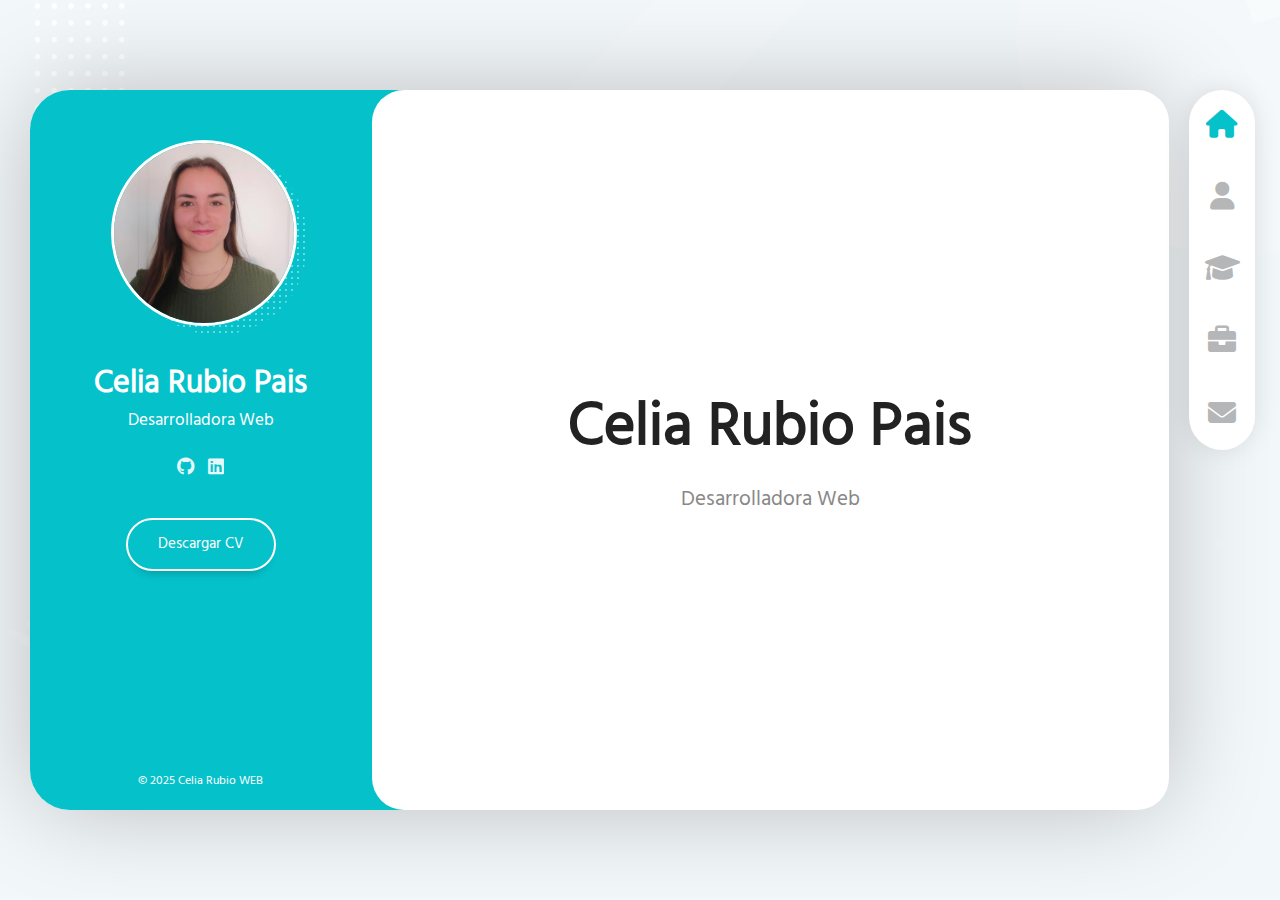
<file: index.html>
<!DOCTYPE html>
<html lang="es">

<head>
    <meta charset="UTF-8">
    <meta name="viewport" content="width=device-width, initial-scale=1.0">
    <link rel="stylesheet" href="assets/fonts/fontawesome-free-6.1.2-web/css/all.min.css">
    <link rel="stylesheet" href="assets/fonts/Hind/hind.css">
    <link rel="stylesheet" href="assets/css/scroll.css">
    <link rel="stylesheet" href="assets/css/style.css">
    <link rel="stylesheet" href="assets/css/responsive.css">
    <link rel="icon" href="assets/img/CELIARUBIO.png" type="image/png">

    <script src="assets/js/menu.js" defer></script>
    <title>Portafolio - Celia Rubio</title>
</head>

<body>

    <!-- Layout principal -->
    <div class="layout">

        <!-- barra lateral -->
        <aside class="layout__aside">

            <section class="aside__userInfo">

                <!-- informacion general -->

                <div class="userInfo__general">
                    <div class="userInfo__containerImagen">
                        <img src="assets/img/Celia.jpg" class="userInfo__imagen" alt="Foto de perfil">
                    </div>

                    <h2 class="userInfo__name">Celia Rubio Pais</h2>
                    <h4 class="userInfo__job">Desarrolladora Web</h4>
                </div>

                <!-- menu navegacion -->

                <nav class="layout__menu">
                    <ul class="menu__list">

                        <li class="menu__option">
                            <a href="index.html" class="menu__link menu__linkActive">
                                <i class="menu__icon fa-solid fa-house"></i>
                                <span class="menu__overlay">Home</span>
                            </a>
                        </li>

                        <li class="menu__option">
                            <a href="sobre-mi.html" class="menu__link">
                                <i class="menu__icon fa-solid fa-user"></i>
                                <span class="menu__overlay">Sobre mi</span>
                            </a>
                        </li>

                        <li class="menu__option">
                            <a href="curriculum.html" class="menu__link">
                                <i class="menu__icon fa-solid fa-graduation-cap"></i>
                                <span class="menu__overlay">Currículum</span>
                            </a>
                        </li>

                        <li class="menu__option">
                            <a href="portafolio.html" class="menu__link">
                                <i class="menu__icon fa-solid fa-briefcase"></i>
                                <span class="menu__overlay">Portafolio</span>
                            </a>
                        </li>

                        <li class="menu__option">
                            <a href="contacto.html" class="menu__link">
                                <i class="menu__icon fa-solid fa-envelope"></i>
                                <span class="menu__overlay">Contacto</span>
                            </a>
                        </li>
                    </ul>
                </nav>

                <!-- redes sociales -->
                <div class="userInfo__links">
                    <ul class="links__social">

                        <li class="social__option">
                            <a href="https://github.com/rubiocelia" class="social__link" target="_blank">
                                <i class="social__icon fa-brands fa-github"></i>
                            </a>
                        </li>

                        <li class="social__option">
                            <a href="https://www.linkedin.com/in/celia-rubio-pais-7893a82b1/" class="social__link"
                                target="_blank">
                                <i class="social__icon fa-brands fa-linkedin"></i>
                            </a>
                        </li>

                    </ul>
                </div>

                <!-- boton cv -->
                <div class="userInfo__buttons">
                    <a href="assets/img/CeliaRubio_CV.pdf" class="userInfo__btn" target="_blank">Descargar CV</a>
                </div>

                <!-- footer -->
                <footer class="userInfo__footer">
                    &copy; 2025 Celia Rubio WEB
                </footer>
            </section>

        </aside>

        <!-- menu responsive -->
        <div class="layout__menu-toggle">
            <i class="toggle__icon fa-solid fa-bars"></i>
            <i class="toggle__icon fa-solid fa-xmark"></i>
        </div>

        <!-- contenido principal -->
        <main class="layout__content">
            <section class="content__page">
                <h1 class="page__name">Celia Rubio Pais</h1>
                <h2 class="page__job">Desarrolladora Web</h2>
            </section>
        </main>

    </div>

</body>

</html>
</file>
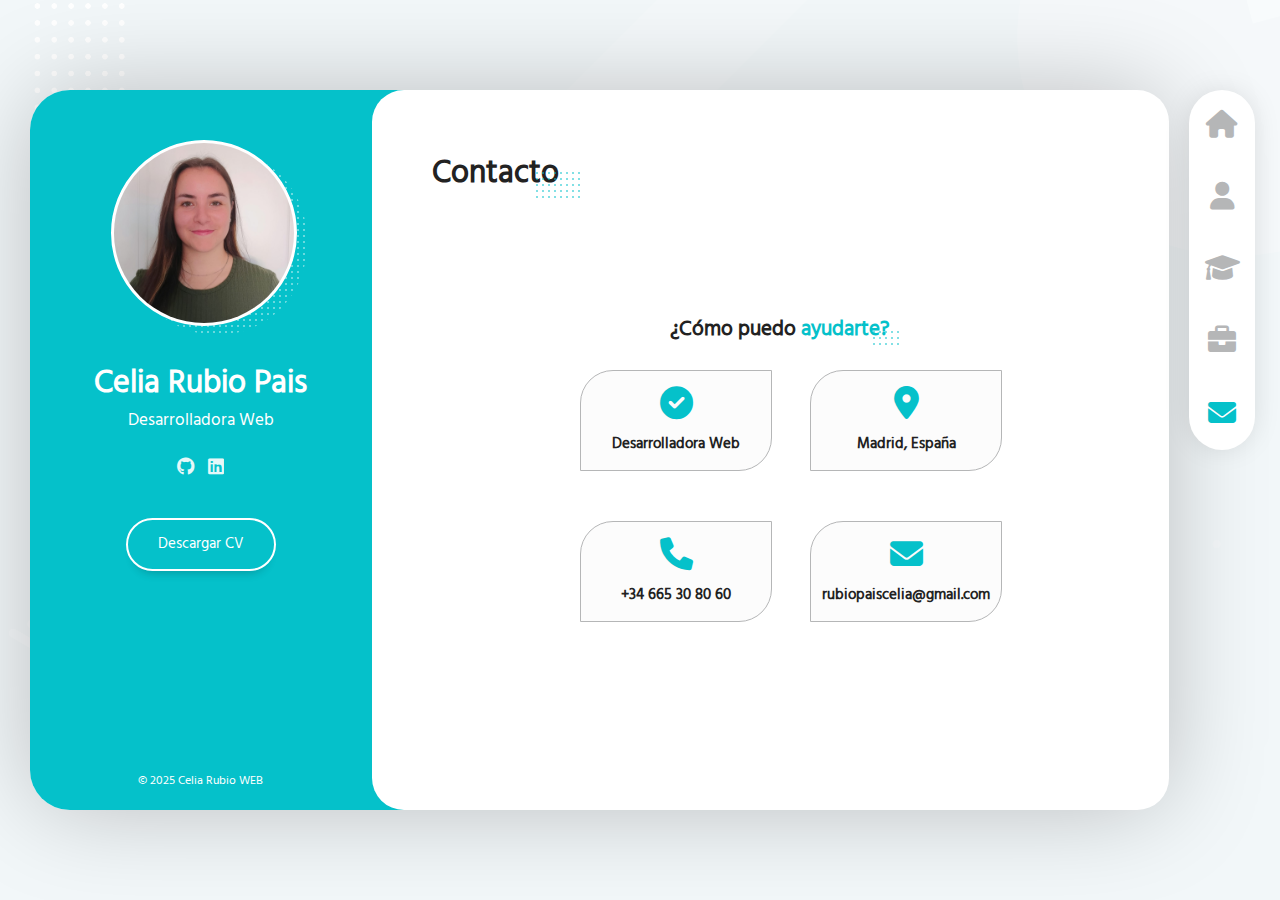
<file: contacto.html>
<!DOCTYPE html>
<html lang="es">

<head>
    <meta charset="UTF-8">
    <meta name="viewport" content="width=device-width, initial-scale=1.0">
    <link rel="stylesheet" href="assets/fonts/fontawesome-free-6.1.2-web/css/all.min.css">
    <link rel="stylesheet" href="assets/fonts/Hind/hind.css">
    <link rel="stylesheet" href="assets/css/scroll.css">
    <link rel="stylesheet" href="assets/css/style.css">
    <link rel="stylesheet" href="assets/css/responsive.css">

    <link rel="icon" href="assets/img/CELIARUBIO.png" type="image/png">
    <script src="assets/js/menu.js" defer></script>
    <title>Portafolio - Celia Rubio</title>
</head>

<body>

    <!-- Layout principal -->
    <div class="layout">

        <!-- barra lateral -->
        <aside class="layout__aside">

            <section class="aside__userInfo">

                <!-- informacion general -->

                <div class="userInfo__general">
                    <div class="userInfo__containerImagen">
                        <img src="assets/img/Celia.jpg" class="userInfo__imagen" alt="Foto de perfil">
                    </div>

                    <h2 class="userInfo__name">Celia Rubio Pais</h2>
                    <h4 class="userInfo__job">Desarrolladora Web</h4>
                </div>

                <!-- menu navegacion -->

                <nav class="layout__menu">
                    <ul class="menu__list">

                        <li class="menu__option">
                            <a href="index.html" class="menu__link">
                                <i class="menu__icon fa-solid fa-house"></i>
                                <span class="menu__overlay">Home</span>
                            </a>
                        </li>

                        <li class="menu__option">
                            <a href="sobre-mi.html" class="menu__link ">
                                <i class="menu__icon fa-solid fa-user"></i>
                                <span class="menu__overlay">Sobre mi</span>
                            </a>
                        </li>

                        <li class="menu__option">
                            <a href="curriculum.html" class="menu__link ">
                                <i class="menu__icon fa-solid fa-graduation-cap"></i>
                                <span class="menu__overlay">Currículum</span>
                            </a>
                        </li>

                        <li class="menu__option">
                            <a href="portafolio.html" class="menu__link ">
                                <i class="menu__icon fa-solid fa-briefcase"></i>
                                <span class="menu__overlay">Portafolio</span>
                            </a>
                        </li>

                        <li class="menu__option">
                            <a href="contacto.html" class="menu__link menu__linkActive">
                                <i class="menu__icon fa-solid fa-envelope"></i>
                                <span class="menu__overlay">Contacto</span>
                            </a>
                        </li>
                    </ul>
                </nav>

                <!-- redes sociales -->
                <div class="userInfo__links">
                    <ul class="links__social">

                        <li class="social__option">
                            <a href="https://github.com/rubiocelia" class="social__link" target="_blank">
                                <i class="social__icon fa-brands fa-github"></i>
                            </a>
                        </li>

                        <li class="social__option">
                            <a href="https://www.linkedin.com/in/celia-rubio-pais-7893a82b1/" class="social__link"
                                target="_blank">
                                <i class="social__icon fa-brands fa-linkedin"></i>
                            </a>
                        </li>

                    </ul>
                </div>

                <!-- boton cv -->
                <div class="userInfo__buttons">
                    <a href="assets/img/CeliaRubio_CV.pdf" class="userInfo__btn" target="_blank">Descargar CV</a>
                </div>

                <!-- footer -->
                <footer class="userInfo__footer">
                    &copy; 2025 Celia Rubio WEB
                </footer>
            </section>

        </aside>

        <!-- menu responsive -->
        <div class="layout__menu-toggle">
            <i class="toggle__icon fa-solid fa-bars"></i>
            <i class="toggle__icon fa-solid fa-xmark"></i>
        </div>

        <!-- contenido principal -->
        <main class="layout__content">
            <section class="content__page content__contact">

                <header class="contact__header">
                    <h2 class="contact__title">
                        Contacto
                    </h2>
                </header>

                <div class="contact__container">

                    <header class="contact__formHeader">
                        <h3 class="formHeader__title">
                            ¿Cómo puedo <span class="subtitle__color">ayudarte?</span>
                        </h3>
                    </header>

                    <section class="contact__info">

                        <div class="contact__data">
                            <i class="contact__icon fa-solid fa-circle-check"></i>
                            <h2 class="contact__subtitle">Desarrolladora Web</h2>
                        </div>

                        <div class="contact__data">
                            <i class="contact__icon fa-solid fa-location-dot"></i>
                            <h2 class="contact__subtitle">Madrid, España</h2>
                        </div>

                        <div class="contact__data">
                            <i class="contact__icon fa-solid fa-phone"></i>
                            <h2 class="contact__subtitle">+34 665 30 80 60</h2>
                        </div>

                        <div class="contact__data">
                            <i class="contact__icon fa-solid fa-envelope"></i>
                            <h2 class="contact__subtitle">rubiopaiscelia@gmail.com</h2>
                        </div>
                    </section>
                </div>


            </section>
        </main>

    </div>

    <script src="assets/js/portfolio.js"></script>
</body>

</html>
</file>
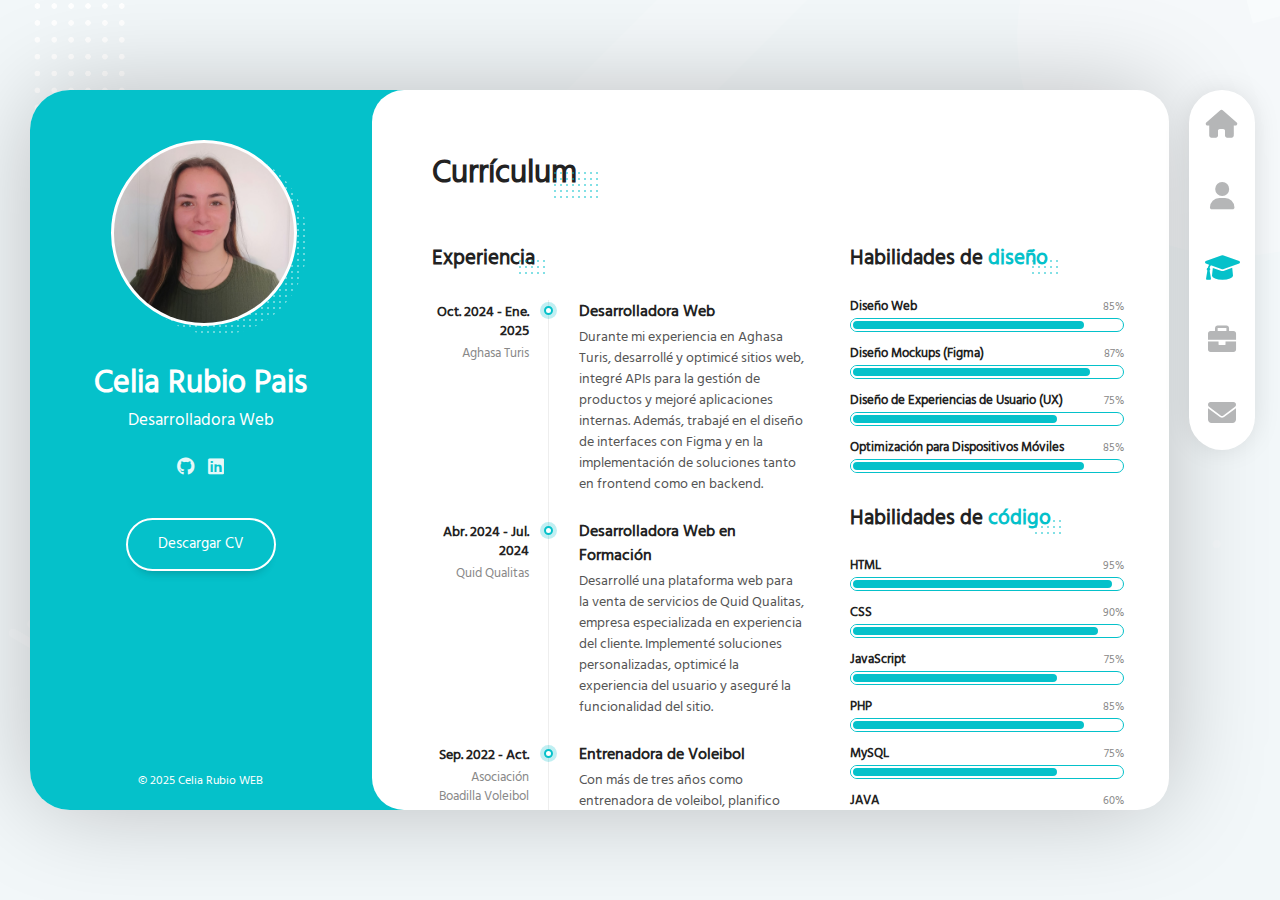
<file: curriculum.html>
<!DOCTYPE html>
<html lang="es">

<head>
    <meta charset="UTF-8">
    <meta name="viewport" content="width=device-width, initial-scale=1.0">
    <link rel="stylesheet" href="assets/fonts/fontawesome-free-6.1.2-web/css/all.min.css">
    <link rel="stylesheet" href="assets/fonts/Hind/hind.css">
    <link rel="stylesheet" href="assets/css/scroll.css">
    <link rel="stylesheet" href="assets/css/style.css">
    <link rel="stylesheet" href="assets/css/responsive.css">

    <link rel="icon" href="assets/img/CELIARUBIO.png" type="image/png">
    <script src="assets/js/menu.js" defer></script>
    <title>Portafolio - Celia Rubio</title>
</head>

<body>

    <!-- Layout principal -->
    <div class="layout">

        <!-- barra lateral -->
        <aside class="layout__aside">

            <section class="aside__userInfo">

                <!-- informacion general -->

                <div class="userInfo__general">
                    <div class="userInfo__containerImagen">
                        <img src="assets/img/Celia.jpg" class="userInfo__imagen" alt="Foto de perfil">
                    </div>

                    <h2 class="userInfo__name">Celia Rubio Pais</h2>
                    <h4 class="userInfo__job">Desarrolladora Web</h4>
                </div>

                <!-- menu navegacion -->

                <nav class="layout__menu">
                    <ul class="menu__list">

                        <li class="menu__option">
                            <a href="index.html" class="menu__link">
                                <i class="menu__icon fa-solid fa-house"></i>
                                <span class="menu__overlay">Home</span>
                            </a>
                        </li>

                        <li class="menu__option">
                            <a href="sobre-mi.html" class="menu__link ">
                                <i class="menu__icon fa-solid fa-user"></i>
                                <span class="menu__overlay">Sobre mi</span>
                            </a>
                        </li>

                        <li class="menu__option">
                            <a href="curriculum.html" class="menu__link menu__linkActive">
                                <i class="menu__icon fa-solid fa-graduation-cap"></i>
                                <span class="menu__overlay">Currículum</span>
                            </a>
                        </li>

                        <li class="menu__option">
                            <a href="portafolio.html" class="menu__link">
                                <i class="menu__icon fa-solid fa-briefcase"></i>
                                <span class="menu__overlay">Portafolio</span>
                            </a>
                        </li>

                        <li class="menu__option">
                            <a href="contacto.html" class="menu__link">
                                <i class="menu__icon fa-solid fa-envelope"></i>
                                <span class="menu__overlay">Contacto</span>
                            </a>
                        </li>
                    </ul>
                </nav>

                <!-- redes sociales -->
                <div class="userInfo__links">
                    <ul class="links__social">

                        <li class="social__option">
                            <a href="https://github.com/rubiocelia" class="social__link" target="_blank">
                                <i class="social__icon fa-brands fa-github"></i>
                            </a>
                        </li>

                        <li class="social__option">
                            <a href="https://www.linkedin.com/in/celia-rubio-pais-7893a82b1/" class="social__link"
                                target="_blank">
                                <i class="social__icon fa-brands fa-linkedin"></i>
                            </a>
                        </li>

                    </ul>
                </div>

                <!-- boton cv -->
                <div class="userInfo__buttons">
                    <a href="assets/img/CeliaRubio_CV.pdf" class="userInfo__btn" target="_blank">Descargar CV</a>
                </div>

                <!-- footer -->
                <footer class="userInfo__footer">
                    &copy; 2025 Celia Rubio WEB
                </footer>
            </section>

        </aside>

        <!-- menu responsive -->
        <div class="layout__menu-toggle">
            <i class="toggle__icon fa-solid fa-bars"></i>
            <i class="toggle__icon fa-solid fa-xmark"></i>
        </div>

        <!-- contenido principal -->
        <main class="layout__content">
            <section class="content__page content__resume">

                <header class="resume__header">
                    <h2 class="resume__title">
                        Currículum
                    </h2>
                </header>

                <div class="resume__container">

                    <section class="resume__left">


                        <header class="resume__subheader">
                            <h2 class="resume__subtitle">Experiencia</h2>
                        </header>

                        <div class="resume__timelines">

                            <article class="timelines__timeline">
                                <header class="timeline__header">
                                    <h3 class="timeline__year">Oct. 2024 - Ene. 2025</h3>
                                    <span class="timeline__company">Aghasa Turis</span>
                                </header>

                                <div class="timeline__divider">

                                </div>

                                <div class="timeline__description">
                                    <h3 class="timeline__title">Desarrolladora Web</h3>
                                    <p class="timeline__text">Durante mi experiencia en Aghasa Turis,
                                        desarrollé y optimicé sitios web, integré APIs para la gestión de productos y
                                        mejoré aplicaciones internas. Además, trabajé en el diseño de interfaces con
                                        Figma y en la implementación de soluciones tanto en frontend como en backend.
                                    </p>
                                </div>
                            </article>

                            <article class="timelines__timeline">
                                <header class="timeline__header">
                                    <h3 class="timeline__year">Abr. 2024 - Jul. 2024</h3>
                                    <span class="timeline__company">Quid Qualitas</span>
                                </header>

                                <div class="timeline__divider">

                                </div>

                                <div class="timeline__description">
                                    <h3 class="timeline__title">Desarrolladora Web en Formación</h3>
                                    <p class="timeline__text">Desarrollé una plataforma web para la venta de
                                        servicios de Quid Qualitas, empresa especializada en experiencia del cliente.
                                        Implementé soluciones personalizadas, optimicé la experiencia del usuario y
                                        aseguré la funcionalidad del sitio.

                                    </p>
                                </div>
                            </article>

                            <article class="timelines__timeline">
                                <header class="timeline__header">
                                    <h3 class="timeline__year">Sep. 2022 - Act.</h3>
                                    <span class="timeline__company">Asociación Boadilla Voleibol</span>
                                </header>

                                <div class="timeline__divider">

                                </div>

                                <div class="timeline__description">
                                    <h3 class="timeline__title">Entrenadora de Voleibol</h3>
                                    <p class="timeline__text">Con más de tres años como entrenadora de voleibol,
                                        planifico entrenamientos y preparo a los jugadores para
                                        competiciones, fomentando trabajo en equipo y disciplina. Mi experiencia como
                                        jugadora senior me brinda una visión completa del deporte.</p>
                                </div>
                            </article>

                            <header class="resume__subheader">
                                <h2 class="resume__subtitle">Formación</h2>
                            </header>

                            <div class="resume__timelines">

                                <article class="timelines__timeline">
                                    <header class="timeline__header">
                                        <h3 class="timeline__year">2022 - 2024</h3>
                                        <span class="timeline__company">Universidad Europea de Madrid</span>
                                    </header>

                                    <div class="timeline__divider">

                                    </div>

                                    <div class="timeline__description">
                                        <h3 class="timeline__title">Desarrollo de Aplicaciones Web</h3>
                                        <p class="timeline__text">Durante mi FP en Desarrollo de Aplicaciones Web,
                                            adquirí
                                            habilidades en desarrollo web y gestión
                                            de datos. Participé en proyectos con Java y MySQL, creé una web de reserva
                                            de
                                            eventos y, en mi Trabajo Fin de Ciclo, diseñé y desarrollé una plataforma de
                                            venta de servicios, aplicando PHP, JavaScript y MySQL.

                                        </p>
                                    </div>
                                </article>

                                <article class="timelines__timeline">
                                    <header class="timeline__header">
                                        <h3 class="timeline__year">2022 - 2022</h3>
                                        <span class="timeline__company">IES Profesor Máximo Trueba</span>
                                    </header>

                                    <div class="timeline__divider">

                                    </div>

                                    <div class="timeline__description">
                                        <h3 class="timeline__title">Bachillerato de ciencias tecnológicas</h3>
                                        <p class="timeline__text">Completé el Bachillerato de Ciencias Tecnológicas,
                                            donde adquirí una sólida base en materias como matemáticas, física y
                                            tecnologías
                                            de la información, que me permitieron desarrollar habilidades clave para mi
                                            formación en el ámbito del desarrollo web.
                                        </p>
                                    </div>
                                </article>

                            </div>

                        </div>

                    </section>

                    <section class="resume__right">
                        <header class="resume__subheader">
                            <h2 class="resume__subtitle">Habilidades de <span class="subtitle__color">diseño</span></h2>
                        </header>

                        <div class="resume__skills">

                            <article class="skills__title">
                                <h4 class="skills__text">Diseño Web</h4>
                                <span class="skills__number">85%</span>
                            </article>

                            <div class="skills__progressbar">
                                <div class="skills__percentage skills__percentage--85">

                                </div>
                            </div>

                            <article class="skills__title">
                                <h4 class="skills__text">Diseño Mockups (Figma)</h4>
                                <span class="skills__number">87%</span>
                            </article>

                            <div class="skills__progressbar">
                                <div class="skills__percentage skills__percentage--87">

                                </div>
                            </div>

                            <article class="skills__title">
                                <h4 class="skills__text">Diseño de Experiencias de Usuario (UX)</h4>
                                <span class="skills__number">75%</span>
                            </article>

                            <div class="skills__progressbar">
                                <div class="skills__percentage skills__percentage--75">

                                </div>
                            </div>

                            <article class="skills__title">
                                <h4 class="skills__text">Optimización para Dispositivos Móviles</h4>
                                <span class="skills__number">85%</span>
                            </article>

                            <div class="skills__progressbar">
                                <div class="skills__percentage skills__percentage--85">

                                </div>
                            </div>

                        </div>

                        <header class="resume__subheader">
                            <h2 class="resume__subtitle">Habilidades de <span class="subtitle__color">código</span></h2>
                        </header>

                        <div class="resume__skills">

                            <article class="skills__title">
                                <h4 class="skills__text">HTML</h4>
                                <span class="skills__number">95%</span>
                            </article>

                            <div class="skills__progressbar">
                                <div class="skills__percentage skills__percentage--95">

                                </div>
                            </div>

                            <article class="skills__title">
                                <h4 class="skills__text">CSS</h4>
                                <span class="skills__number">90%</span>
                            </article>

                            <div class="skills__progressbar">
                                <div class="skills__percentage skills__percentage--90">

                                </div>
                            </div>

                            <article class="skills__title">
                                <h4 class="skills__text">JavaScript</h4>
                                <span class="skills__number">75%</span>
                            </article>

                            <div class="skills__progressbar">
                                <div class="skills__percentage skills__percentage--75">

                                </div>
                            </div>

                            <article class="skills__title">
                                <h4 class="skills__text">PHP</h4>
                                <span class="skills__number">85%</span>
                            </article>

                            <div class="skills__progressbar">
                                <div class="skills__percentage skills__percentage--85">

                                </div>
                            </div>

                            <article class="skills__title">
                                <h4 class="skills__text">MySQL</h4>
                                <span class="skills__number">75%</span>
                            </article>

                            <div class="skills__progressbar">
                                <div class="skills__percentage skills__percentage--75">

                                </div>
                            </div>

                            <article class="skills__title">
                                <h4 class="skills__text">JAVA</h4>
                                <span class="skills__number">60%</span>
                            </article>

                            <div class="skills__progressbar">
                                <div class="skills__percentage skills__percentage--60">

                                </div>
                            </div>

                        </div>

                        <header class="resume__subheader">
                            <h2 class="resume__subtitle">Areas de conocimientos</h2>
                        </header>

                        <div class="resume__knowledges">
                            <ul class="knowledges__list">
                                <li class="knowledges__option">Programación</li>
                                <li class="knowledges__option">Desarrollo Web</li>
                                <li class="knowledges__option">Diseño Web</li>
                                <li class="knowledges__option">Prototipado y diseño</li>
                            </ul>
                        </div>
                    </section>

                </div>

                <!-- <div class="resume__certificates">
                    <header class="resume__subheader">
                        <h2 class="resume__subtitle">Certificados</h2>
                    </header>

                    <section class="certificates__container">

                        <article class="certificates__certificate">
                            <div class="certificate__logo">
                                <img src="assets/img/certificado-1.png" class="certificates__image" alt="">
                            </div>
                            <div class="certificate__content">
                                <h4 class="certificate__title">Certificado en maquetación</h4>
                                <span class="certificate__id">ID Verfificación: 210404</span>
                                <span class="certificate__date">junio 2023</span>
                            </div>
                        </article>

                        <article class="certificates__certificate">
                            <div class="certificate__logo">
                                <img src="assets/img/certificado-1.png" class="certificates__image" alt="">
                            </div>
                            <div class="certificate__content">
                                <h4 class="certificate__title">Certificado en maquetación</h4>
                                <span class="certificate__id">ID Verfificación: 210404</span>
                                <span class="certificate__date">junio 2023</span>
                            </div>
                        </article>
                    </section>
                </div> -->

            </section>
        </main>

    </div>

</body>

</html>
</file>
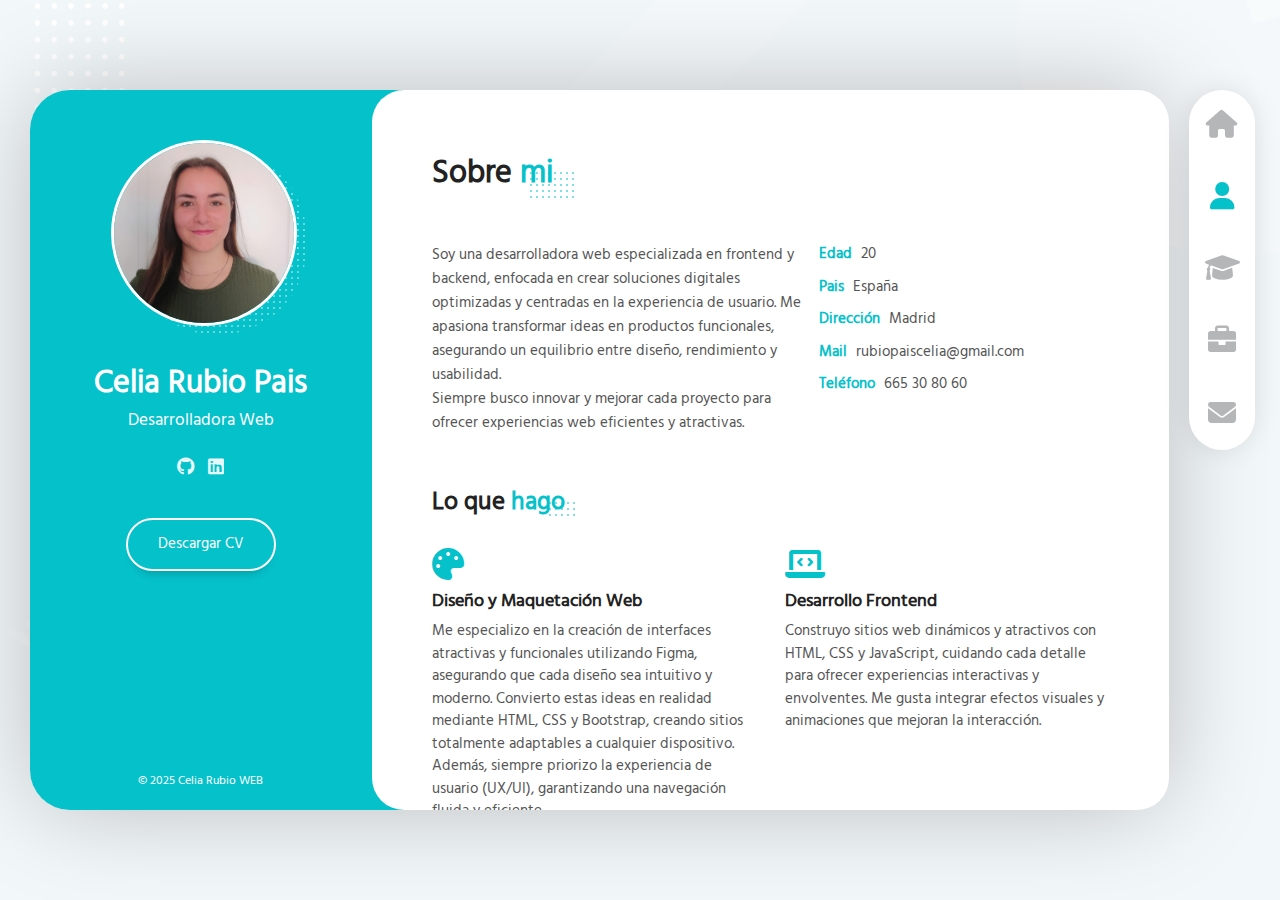
<file: sobre-mi.html>
<!DOCTYPE html>
<html lang="es">

<head>
    <meta charset="UTF-8">
    <meta name="viewport" content="width=device-width, initial-scale=1.0">
    <link rel="stylesheet" href="assets/fonts/fontawesome-free-6.1.2-web/css/all.min.css">
    <link rel="stylesheet" href="assets/fonts/Hind/hind.css">
    <link rel="stylesheet" href="assets/css/scroll.css">
    <link rel="stylesheet" href="assets/css/style.css">
    <link rel="stylesheet" href="assets/css/responsive.css">

    <link rel="icon" href="assets/img/CELIARUBIO.png" type="image/png">
    <script src="assets/js/menu.js" defer></script>
    <title>Portafolio - Celia Rubio</title>
</head>

<body>

    <!-- Layout principal -->
    <div class="layout">

        <!-- barra lateral -->
        <aside class="layout__aside">

            <section class="aside__userInfo">

                <!-- informacion general -->

                <div class="userInfo__general">
                    <div class="userInfo__containerImagen">
                        <img src="assets/img/Celia.jpg" class="userInfo__imagen" alt="Foto de perfil">
                    </div>

                    <h2 class="userInfo__name">Celia Rubio Pais</h2>
                    <h4 class="userInfo__job">Desarrolladora Web</h4>
                </div>

                <!-- menu navegacion -->

                <nav class="layout__menu">
                    <ul class="menu__list">

                        <li class="menu__option">
                            <a href="index.html" class="menu__link">
                                <i class="menu__icon fa-solid fa-house"></i>
                                <span class="menu__overlay">Home</span>
                            </a>
                        </li>

                        <li class="menu__option">
                            <a href="sobre-mi.html" class="menu__link menu__linkActive">
                                <i class="menu__icon fa-solid fa-user"></i>
                                <span class="menu__overlay">Sobre mi</span>
                            </a>
                        </li>

                        <li class="menu__option">
                            <a href="curriculum.html" class="menu__link">
                                <i class="menu__icon fa-solid fa-graduation-cap"></i>
                                <span class="menu__overlay">Currículum</span>
                            </a>
                        </li>

                        <li class="menu__option">
                            <a href="portafolio.html" class="menu__link">
                                <i class="menu__icon fa-solid fa-briefcase"></i>
                                <span class="menu__overlay">Portafolio</span>
                            </a>
                        </li>

                        <li class="menu__option">
                            <a href="contacto.html" class="menu__link">
                                <i class="menu__icon fa-solid fa-envelope"></i>
                                <span class="menu__overlay">Contacto</span>
                            </a>
                        </li>
                    </ul>
                </nav>

                <!-- redes sociales -->
                <div class="userInfo__links">
                    <ul class="links__social">

                        <li class="social__option">
                            <a href="https://github.com/rubiocelia" class="social__link" target="_blank">
                                <i class="social__icon fa-brands fa-github"></i>
                            </a>
                        </li>

                        <li class="social__option">
                            <a href="https://www.linkedin.com/in/celia-rubio-pais-7893a82b1/" class="social__link"
                                target="_blank">
                                <i class="social__icon fa-brands fa-linkedin"></i>
                            </a>
                        </li>

                    </ul>
                </div>

                <!-- boton cv -->
                <div class="userInfo__buttons">
                    <a href="assets/img/CeliaRubio_CV.pdf" class="userInfo__btn" target="_blank">Descargar CV</a>
                </div>

                <!-- footer -->
                <footer class="userInfo__footer">
                    &copy; 2025 Celia Rubio WEB
                </footer>
            </section>

        </aside>

        <!-- menu responsive -->
        <div class="layout__menu-toggle">
            <i class="toggle__icon fa-solid fa-bars"></i>
            <i class="toggle__icon fa-solid fa-xmark"></i>
        </div>

        <!-- contenido principal -->
        <main class="layout__content">
            <section class="content__page content__about">
                <header class="about__header">
                    <h2 class="about__title">
                        Sobre <span class="title__color">mi</span>
                    </h2>
                </header>

                <section class="about__personalInfo">
                    <article class="personalInfo__bio">
                        <p class="personalInfo__description">
                            Soy una desarrolladora web especializada en frontend y backend, enfocada en crear soluciones
                            digitales optimizadas y centradas en la experiencia de usuario. Me apasiona transformar
                            ideas en productos funcionales, asegurando un equilibrio entre diseño, rendimiento y
                            usabilidad.<br>
                            Siempre busco innovar y mejorar cada proyecto para ofrecer experiencias web
                            eficientes y atractivas.
                        </p>
                    </article>
                    <div class="personalInfo__data">
                        <ul class="personalInfo__list">
                            <li class="personalInfo__option">
                                <span class="personalInfo__title">Edad</span>
                                <span class="personalInfo__value">20</span>
                            </li>

                            <li class="personalInfo__option">
                                <span class="personalInfo__title">Pais</span>
                                <span class="personalInfo__value">España</span>
                            </li>

                            <li class="personalInfo__option">
                                <span class="personalInfo__title">Dirección</span>
                                <span class="personalInfo__value">Madrid</span>
                            </li>

                            <li class="personalInfo__option">
                                <span class="personalInfo__title">Mail</span>
                                <span class="personalInfo__value">rubiopaiscelia@gmail.com</span>
                            </li>

                            <li class="personalInfo__option">
                                <span class="personalInfo__title">Teléfono</span>
                                <span class="personalInfo__value">665 30 80 60</span>
                            </li>
                        </ul>
                    </div>
                </section>

                <section class="about__services">
                    <header class="services__header">
                        <h3 class="services__title">
                            Lo que <span class="title__color">hago</span>
                        </h3>
                    </header>

                    <div class="services__container">
                        <article class="services__service">
                            <div class="service__icon">
                                <i class="service__realIcon fa-solid fa-palette"></i>
                            </div>
                            <div class="service__content">
                                <h3 class="service__title">Diseño y Maquetación Web</h3>
                                <p class="service__description">
                                    Me especializo en la creación de interfaces atractivas y funcionales utilizando
                                    Figma, asegurando que cada diseño sea intuitivo y moderno. Convierto estas ideas
                                    en realidad mediante HTML, CSS y Bootstrap, creando sitios totalmente adaptables
                                    a cualquier dispositivo. Además, siempre priorizo la experiencia de usuario
                                    (UX/UI), garantizando una navegación fluida y eficiente.
                                </p>
                            </div>
                        </article>

                        <article class="services__service">
                            <div class="service__icon">
                                <i class="service__realIcon fa-solid fa-laptop-code"></i>
                            </div>
                            <div class="service__content">
                                <h3 class="service__title">Desarrollo Frontend</h3>
                                <p class="service__description">
                                    Construyo sitios web dinámicos y atractivos con HTML, CSS y JavaScript, cuidando
                                    cada detalle para ofrecer experiencias interactivas y envolventes. Me gusta integrar
                                    efectos visuales y animaciones que mejoran la interacción.
                                </p>
                            </div>
                        </article>

                        <article class="services__service">
                            <div class="service__icon">
                                <i class="service__realIcon fa-solid fa-computer"></i>
                            </div>
                            <div class="service__content">
                                <h3 class="service__title">Desarrollo Backend</h3>
                                <p class="service__description">
                                    Trabajo con PHP y MySQL para desarrollar funcionalidades que permitan gestionar
                                    bases de datos de manera eficiente. Me enfoco en la creación de sitios dinámicos con
                                    estructuras sólidas y optimizadas, asegurando un rendimiento estable y seguro.
                                    También realizo la integración de formularios y procesos automatizados para mejorar
                                    la experiencia del usuario.
                                </p>
                            </div>
                        </article>

                        <article class="services__service">
                            <div class="service__icon">
                                <i class="service__realIcon fa-solid fa-globe"></i>
                            </div>
                            <div class="service__content">
                                <h3 class="service__title">WordPress y Personalización Web</h3>
                                <p class="service__description">
                                    Desarrollo y personalizo temas y plugins en WordPress, permitiendo adaptar
                                    cada sitio a las necesidades específicas del cliente. Trabajo en la modificación de
                                    plantillas, la implementación de nuevas funcionalidades y la optimización del código
                                    para garantizar una web eficiente y fácil de gestionar.
                                </p>
                            </div>
                        </article>
                    </div>
                </section>

            </section>
        </main>

    </div>

</body>

</html>
</file>
<file: assets/fonts/Hind/hind.css>
@font-face {
  font-family: "Hind";
  src: url(./Hind-Regular.ttf) format(truetype);
  font-weight: 400;
  font-style: normal;
}
</file>
<file: assets/css/scroll.css>
:root {
  --color-scrollbar: #d3d3d4;
  --color-background-scroll: #eee;
}

/* scroll chrome */

.content__page::-webkit-scrollbar {
  width: 25px;
  background-color: transparent;
}

.content__page::-webkit-scrollbar-thumb {
  border: 10px solid transparent;
  box-shadow: none;
  border-radius: 40px;
}

.content__page:hover::-webkit-scrollbar-thumb {
  box-shadow: inset 0 0 0 10px var(--color-scrollbar);
}

.content__page:hover::-webkit-scrollbar-thumb:hover {
  border: 8px solid transparent;
  box-shadow: inset 0 0 0 10px var(--color-secondary);
}

.content__page::-webkit-scrollbar-track {
  margin: 40px 0;
}

/* scroll mozilla */
/* .content__page {
  scrollbar-width: thin;
  scrollbar-color: var(--color-scrollbar) transparent;
}

.layout__aside {
  scrollbar-width: thin;
  scrollbar-color: var(--color-scrollbar) var(--color-secondary);
} */

/* scroll barra lateral */

.layout__aside::-webkit-scrollbar {
  width: 25px;
  background-color: var(--color-secondary);
}

.layout__aside::-webkit-scrollbar-thumb {
  border: 10px solid transparent;
  box-shadow: none;
  border-radius: 40px;
}

.layout__aside:hover::-webkit-scrollbar-thumb {
  box-shadow: inset 0 0 0 10px var(--color-principal);
}

.layout__aside:hover::-webkit-scrollbar-thumb:hover {
  border: 8px solid transparent;
  box-shadow: inset 0 0 0 10px var(--color-principal);
}

.layout__aside::-webkit-scrollbar-track {
  margin: 40px 0;
}
</file>
<file: assets/css/style.css>
* {
  margin: 0;
  padding: 0;
  vertical-align: baseline;
}

*::before,
*::after {
  box-sizing: border-box;
  -webkit-box-sizing: border-box;
  -moz-box-sizing: border-box;
}

html {
  scroll-behavior: smooth;
}

body {
  scroll-behavior: smooth;
  text-rendering: optimizeSpeed;
  line-height: 1.5;
}

ul,
ol {
  list-style: none;
}

a {
  text-decoration: none;
  display: block;
  color: inherit;
}

p a {
  display: inline;
}

img,
video,
iframe,
picture,
figure {
  max-width: 100%;
  display: block;
}

form,
input,
select,
textarea,
button,
label {
  display: block;
  font-family: inherit;
  font-size: inherit;
  color: inherit;
}

/* Variables */

:root {
  --color-principal: #ffffff;
  --color-secondary: #05c1ca;

  --color-background: #f2f7f9;
  --color-transparent: transparent;

  --color-icon: #b5b6b7;
  --color-title: #222222;
  --color-subtitle: #888;
  --color-text: #555;

  --color-background-certificates: #f5f5f5;
  --color-background-contact: #fcfcfc;
}

/* estilos generales */

html {
  font-size: 10px;
}

body {
  width: 100%;
  height: 100%;
  font-family: "Hind", Helvetica, sans-serif;
  font-size: 1.5rem;
  background-color: var(--color-background);
  color: var(--color-text);
  overflow: hidden;
}

h1,
h2,
h3,
h4,
h5,
h6 {
  color: var(--color-title);
}

/* imagen de fondo */
body {
  background-image: url(../img/fondo.png);
  background-size: cover;
  background-repeat: no-repeat;
  background-position: -20px -120px;
}

/* estructura principal */

.layout {
  position: relative;
  min-width: 1290px;
  width: 75%;
  height: 80vh;
  min-height: 80vh;
  margin: 10vh auto;
  display: grid;
  grid-template-areas: "aside content";
  grid-template-columns: 30% 70%;
  border-radius: 4rem;
  box-shadow: 0 0 100px -5px rgba(0, 0, 0, 0.25);
}

/* barra lateral */

.layout__aside {
  grid-area: aside;
  border-radius: 4rem 0 0 4rem;
  overflow: auto;
  overflow-x: hidden;
}

.aside__userInfo {
  display: flex;
  flex-direction: column;
  align-items: center;
  text-align: center;
  min-height: 100%;
  min-width: 30rem;
  background-color: var(--color-secondary);
  color: var(--color-principal);
}

.userInfo__containerImagen {
  position: relative;
  display: inline-block;
  width: 18rem;
  margin-top: 5rem;
  z-index: 1;
}

.userInfo__imagen {
  width: 100%;
  background-color: var(--color-principal);
  border: 3px solid var(--color-principal);
  border-radius: 20rem;
}

.userInfo__containerImagen::after {
  content: "";
  position: absolute;
  top: 5%;
  left: 9%;
  z-index: 1;
  width: 100%;
  height: 100%;
  background-image: -webkit-repeating-radial-gradient(
    center center,
    #fff,
    #fff 1px,
    transparent 0px,
    transparent 100%
  );
  background-size: 0.6rem 0.6rem;
  border-radius: 30rem;
  z-index: -1;
  opacity: 0.4;
}

.userInfo__name {
  color: var(--color-principal);
  font-size: 3.2rem;
  font-weight: bold;
  margin-top: 2.6rem;
}

.userInfo__job {
  font-size: 1.7rem;
  font-weight: 200;
  color: var(--color-principal);
}

.userInfo__links {
  margin-bottom: 1.5rem;
}

.links__social {
  text-align: center;
  margin-top: 2rem;
  display: flex;
  flex-direction: row;
}

.social__option {
  height: 3rem;
  width: 3rem;
  font-size: 1.8rem;
  line-height: 3.2rem;
  opacity: 0.9;
  border-radius: 3rem;
  transition: all 300ms ease-in-out;
}

.social__option:hover {
  opacity: 1;
  background-color: rgba(255, 255, 255, 0.2);
}

.userInfo__buttons {
  margin-top: 2rem;
  margin-bottom: 4rem;
}

.userInfo__btn {
  border: 2px solid var(--color-principal);
  padding: 1.3rem 3rem;
  border-radius: 3.2rem;
  color: var(--color-principal);
  box-shadow: 0 10px 10px -8px rgba(0, 0, 0, 0.2);
  transition: all 300ms ease-in-out;
}

.userInfo__btn:hover {
  background-color: var(--color-principal);
  color: var(--color-secondary);
}

.userInfo__footer {
  position: absolute;
  bottom: 2rem;
  font-size: 1.2rem;
}

/* contendor principal */
.layout__content {
  grid-area: content;
  background-color: var(--color-secondary);
  border-radius: 0 10rem 10rem 0;
  height: 100%;
  min-height: 100%;
}

.content__page {
  min-height: 100%;
  background-color: var(--color-principal);
  min-height: 100%;
  border-radius: 3.2rem;
  display: flex;
  flex-direction: column;
  justify-content: center;
  align-items: center;
}

.page__name {
  font-size: 6rem;
  padding-bottom: 1rem;
}

.page__job {
  font-size: 2.1rem;
  font-weight: lighter;
  color: var(--color-subtitle);
}

/* menu navegacion lateral */
.layout__menu {
  display: block;
  position: absolute;
  top: 0;
  right: -105px;
  min-width: 11rem;
  background-color: var(--color-transparent);
}

.menu__list {
  position: relative;
  display: flex;
  flex-direction: column;
  justify-content: space-between;
  align-items: center;
  width: 60%;
  min-height: 32rem;
  padding: 2rem 0;
  margin-left: 2.5rem;
  background-color: var(--color-principal);
  box-shadow: 0 0 3rem -0.5rem rgba(0, 0, 0, 0.15);
  border-radius: 6rem;
}

.menu__icon {
  color: var(--color-icon);
  font-size: 2.8rem;
  transition: all 300ms ease-in-out;
}

.menu__option {
  display: block;
  width: 100%;
  text-align: center;
}

.menu__option:hover .menu__icon,
.menu__linkActive .menu__icon {
  color: var(--color-secondary);
}

.menu__overlay {
  position: absolute;
  right: 0;
  margin-top: -3rem;
  opacity: 0;
  padding: 0.5rem 1rem;
  display: block;
  color: var(--color-principal);
  background-color: var(--color-secondary);
  white-space: nowrap;
  border-radius: 6rem;
  transition: all 300ms ease-in-out;
}

.menu__option:hover .menu__overlay {
  opacity: 1;
  right: 100%;
}

/* sobre mi  y otras paginas - contenidos generales*/

.content__about,
.content__resume,
.content__portfolio,
.content__contact {
  height: 100%;
  min-height: 100%;
  padding: 6rem;
  padding-right: 3rem;
  overflow: auto;
  box-sizing: border-box;
  display: block;
}

.about__header,
.resume__header,
.portfolio__header,
.contact__header {
  display: inline-block;
  margin-bottom: 4.5rem;
}

.about__title,
.resume__title,
.portfolio__title,
.contact__title {
  font-size: 3.2rem;
  position: relative;
}

.about__title::after,
.resume__title::after,
.portfolio__title::after,
.contact__title::after {
  content: "";
  position: absolute;
  top: 20px;
  right: -25px;
  height: 30px;
  width: 50px;
  background-image: -webkit-radial-gradient(
    center center,
    var(--color-secondary),
    var(--color-secondary) 1px,
    transparent 0px,
    transparent 100%
  );
  background-size: 6px 6px;
  opacity: 0.5;
}

.title__color,
.subtitle__color {
  color: var(--color-secondary);
}

.about__personalInfo {
  display: flex;
  flex-direction: row;
  width: 100%;
  margin-bottom: 5rem;
}

.personalInfo__bio {
  flex-basis: 55%;
}

.personalInfo__description {
  font-size: 1.5rem;
  line-height: 2.4rem;
}

.personalInfo__data {
  flex-basis: 45%;
  padding: 0 1.5rem;
}

.personalInfo__option {
  margin-bottom: 1rem;
}

.personalInfo__title {
  margin-right: 0.5rem;
  color: var(--color-secondary);
  font-weight: 600;
}

/* servicios */

.about__services {
  width: 100%;
  margin-bottom: 3rem;
}

.services__header {
  display: inline-block;
  padding-right: 1.2rem;
  margin-bottom: 2.5rem;
  position: relative;
}

.services__title {
  font-size: 2.5rem;
}

.services__title::after {
  content: "";
  position: absolute;
  top: 15px;
  right: 0;
  height: 20px;
  width: 30px;
  background-image: -webkit-radial-gradient(
    center center,
    var(--color-secondary),
    var(--color-secondary) 1px,
    transparent 0px,
    transparent 100%
  );
  background-size: 6px 6px;
  opacity: 0.5;
}

.services__container {
  width: 100%;
  display: flex;
  flex-direction: row;
  flex-wrap: wrap;
}

.services__service {
  flex-basis: calc(50% - 3rem);
  margin-right: 3rem;
  margin-bottom: 2.5rem;
}

.service__realIcon {
  color: var(--color-secondary);
  font-size: 3.2rem;
}

.service__title {
  font-size: 1.8rem;
  margin: 0.5rem 0;
}

.service__description {
  font-size: 1.5rem;
}

/* curriculum */

.resume__subheader,
.contact__formHeader {
  display: inline-block;
  padding-right: 1.2rem;
  margin-bottom: 2.5rem;
  position: relative;
}

.resume__subtitle,
.formHeader__title {
  font-size: 2.1rem;
}

.resume__subtitle::after,
.formHeader__title::after {
  content: "";
  position: absolute;
  top: 15px;
  right: 0;
  height: 20px;
  width: 30px;
  background-image: -webkit-radial-gradient(
    center center,
    var(--color-secondary),
    var(--color-secondary) 1px,
    transparent 0px,
    transparent 100%
  );
  background-size: 6px 6px;
  opacity: 0.5;
}

/* curriculum */

.resume__container {
  width: 100%;
  display: flex;
  flex-direction: row;
}

.resume__left {
  flex-basis: 58%;
  margin-right: 1.5rem;
}

.resume__timelines {
  margin-bottom: 5rem;
}

.timelines__timeline {
  position: relative;
  width: 100%;
  margin-bottom: 1.5rem;
  display: flex;
  flex-direction: row;
}

.timeline__header {
  flex-basis: 30%;
  text-align: right;
  padding-right: 2.5rem;
}

.timeline__year {
  margin: 0.3rem 0;
  line-height: 1.9rem;
  font-size: 1.4rem;
}

.timeline__company {
  display: block;
  font-size: 1.3rem;
  font-weight: 300;
  color: var(--color-subtitle);
}

.timeline__description {
  width: 70%;
  padding-left: 2.5rem;
  padding-right: 1.5rem;
}

.timeline__title {
  font-size: 1.6rem;
  margin-bottom: 0.3rem;
}

.timeline__text {
  font-size: 1.4rem;
  margin-bottom: 1rem;
}

.timeline__divider {
  position: absolute;
  top: 0;
  left: 30%;
  bottom: -18px;
  width: 1px;
  background-color: var(--color-background-scroll);
}

.timeline__divider::before {
  content: "";
  position: absolute;
  margin-top: 0.2rem;
  margin-left: -0.8rem;
  width: 1.7rem;
  height: 1.7rem;
  background-color: var(--color-secondary);
  border-radius: 10rem;
  opacity: 0.25;
}

.timeline__divider::after {
  content: "";
  position: absolute;
  margin-top: 0.6rem;
  margin-left: -0.4rem;
  width: 0.9rem;
  height: 0.9rem;
  background-color: var(--color-principal);
  border-radius: 10rem;
  border: 2px solid var(--color-secondary);
  opacity: 1;
}

.resume__right {
  flex-basis: 41%;
  padding: 0 1.5rem;
}

.resume__skills {
  width: 100%;
  margin-bottom: 3rem;
}

.skills__title {
  display: flex;
  justify-content: space-between;
}

.skills__text {
  font-size: 1.3rem;
  line-height: 1.4rem;
  margin-bottom: 0.4rem;
}

.skills__number {
  font-size: 1.1rem;
  line-height: 1.4rem;
  margin-bottom: 0.4rem;
  color: var(--color-subtitle);
}

.skills__progressbar {
  height: 1.2rem;
  border: 1px solid var(--color-secondary);
  border-radius: 1rem;
  background-color: var(--color-principal);
  margin-bottom: 1.5rem;
}

.skills__percentage {
  height: 0.8rem;
  background-color: var(--color-secondary);
  border: 2px solid var(--color-principal);
  border-radius: 1rem;
}

.skills__percentage--85 {
  width: 85%;
}

.skills__percentage--87 {
  width: 87%;
}

.skills__percentage--75 {
  width: 75%;
}

.skills__percentage--90 {
  width: 90%;
}

.skills__percentage--95 {
  width: 95%;
}

.skills__percentage--60 {
  width: 60%;
}

.knowledges__list {
  display: flex;
  flex-direction: row;
  flex-wrap: wrap;
}

.knowledges__option {
  padding: 0.4rem 1rem;
  margin: 0.3rem;
  font-size: 1.3rem;
  background-color: var(--color-secondary);
  border-radius: 0.3rem;
  color: var(--color-principal);
}

.certificates__container {
  display: flex;
  flex-direction: row;
  gap: 3rem;
}

.certificates__certificate {
  flex-basis: calc(50% - 1.5rem);
  border: 2px solid var(--color-icon);
  border-radius: 0.8rem;
  display: flex;
  flex-direction: row;
}

.certificate__logo {
  width: 15rem;
  padding: 2.5rem;
  background-color: var(--color-background-certificates);
  border-radius: 0.8rem 0 0 0.8rem;
  display: flex;
  justify-content: center;
  align-items: center;
}

.certificates__image {
  width: 100%;
}

.certificate__content {
  padding: 2rem 2.5rem;
}

.certificate__title {
  font-size: 1.6rem;
  margin-bottom: 0.5rem;
}

.certificate__id {
  display: block;
  font-size: 1.3rem;
  color: var(--color-subtitle);
  margin-bottom: 0.3rem;
}

.certificate__date {
  font-size: 1rem;
  color: var(--color-subtitle);
  opacity: 0.7;
}

/* portfolio */

.portfolio__navbar {
  margin-bottom: 3rem;
}

.portfolio__menu {
  display: flex;
  flex-direction: row;
  flex-wrap: wrap;
  gap: 1.5rem;
}

.portfolio__option {
  font-size: 1.5rem;
  opacity: 0.7;
}

.portfolio__option--active {
  opacity: 1;
}

.portfolio__link {
  cursor: pointer;
}

.portfolio__link:hover {
  color: var(--color-secondary);
  text-shadow: 0 0 1px rgba(0, 0, 0, 0.25);
}

.portfolio__gallery {
  display: flex;
  flex-direction: row;
  flex-wrap: wrap;
}

.gallery__item {
  position: relative;
  flex-basis: 30%;
  padding: 0.7rem;
}

.gallery__item.hidden {
  display: none;
}

.gallery__containerImagen {
  overflow: hidden;
}

.gallery__imagen {
  transition: all 300ms ease-in-out;
  object-fit: contain;
  object-position: center;
  width: 100%;
  height: 100%;
  max-height: 158px;
}

.gallery__item:hover .gallery__imagen {
  transform: scale(1.1);
}

.gallery__title {
  font-size: 1.6rem;
  padding: 1.5rem 2.5rem;
  font-weight: bold;
}

.gallery__icon {
  opacity: 0;
  position: absolute;
  top: 1.5rem;
  right: 1.5rem;
  width: 3rem;
  height: 3rem;
  font-size: 1.6rem;
  text-align: center;
  line-height: 3rem;
  background-color: var(--color-principal);
  color: var(--color-secondary);
  transition: all 300ms ease-in-out;
}

.gallery__categorie {
  opacity: 0;
  position: absolute;
  top: 1.5rem;
  left: 1.5rem;
  padding: 0.2rem 0.7rem;
  font-size: 1.3rem;
  background-color: var(--color-principal);
  color: var(--color-text);
  transition: all 450ms ease-in-out;
}

.gallery__item:hover .gallery__categorie,
.gallery__item:hover .gallery__icon {
  opacity: 1;
}

/* contacto */

.contact__container {
  display: flex;
  flex-direction: column;
  justify-content: center;
  align-items: center;
  height: 75%;
}

.contact__info {
  display: grid;
  grid-template-columns: repeat(2, 1fr);
  gap: 50px;
  justify-content: center;
  align-items: center;
}

.contact__data {
  width: 100%;
  max-width: 250px;
  padding: 1.5rem 0.5rem;
  text-align: center;
  background-color: var(--color-background-contact);
  border: 1px solid var(--color-icon);
  border-radius: 3.3rem 0 3.3rem 0;
  margin: 0 auto;
}

.contact__icon {
  font-size: 3.3rem;
  color: var(--color-secondary);
}

.contact__subtitle {
  font-size: 1.5rem;
  margin-top: 1rem;
}
</file>
<file: assets/css/responsive.css>
.layout__menu-toggle {
  display: none;
}

@media (max-width: 1490px) {
  body {
    padding: 0;
  }
  .layout {
    min-width: auto;
    width: 85%;
  }
}

@media (max-width: 1320px) {
  .layout {
    width: 89%;
    margin-left: 3rem;
  }
}

@media (max-width: 1160px) {
  .layout {
    width: 91%;
    margin-left: 1.5rem;
  }

  .certificates__certificate {
    flex-basis: 100%;
  }
}

@media (max-width: 1060px) {
  body {
    background-image: none;
    position: static;
    overflow: hidden;
  }

  .layout {
    width: 100%;
    height: 100%;
    min-height: 100%;
    margin: 0;
    border-radius: 0;
    grid-template-areas: "content";
    grid-template-columns: 100%;
  }

  .layout__menu-toggle {
    z-index: 9999;
    display: block;
    position: absolute;
    width: 4.8rem;
    height: 4.8rem;
    line-height: 5.4rem;
    text-align: center;
    background-color: var(--color-secondary);
    color: var(--color-principal);
    right: 1rem;
    top: 1rem;
    font-size: 2.2rem;
    border-radius: 3rem;
    cursor: pointer;
    transition: all 300ms ease-in-out;
  }

  .toggle__icon {
    color: var(--color-principal);
    display: block;
    position: absolute;
    top: 28%;
    left: 28%;
    transition: all 300ms ease-in-out;
  }

  .fa-bars {
    opacity: 1;
  }
  .fa-xmark {
    opacity: 0;
  }

  .layout__content {
    border-radius: 0;
    background-color: transparent;
    height: 100%;
  }

  .layout__aside {
    display: block;
    position: absolute;
    max-width: 330px;
    top: 0;
    right: 0;
    bottom: 0;
    border-radius: 0;
    text-align: center;
    overflow: auto;
    transition: all 300ms ease-in-out;
    z-index: 10;

    margin-right: -100%;
    opacity: 0;
  }

  .layout__menu {
    position: static;
    margin: 3rem 0;
  }

  .layout__aside--visible {
    width: 100%;
    margin-right: 0;
    opacity: 1;
  }

  .layout__aside--hidden {
    margin-right: -100%;
    opacity: 0;
  }

  .userInfo__containerImagen {
    width: 13rem;
    margin-top: 3rem;
    display: inline-block;
  }

  .userInfo__name {
    font-size: 3rem;
    margin-top: 0.5rem;
    margin-bottom: 1rem;
  }

  .menu__list {
    position: static;
    width: 100%;
    background-color: var(--color-secondary);
    box-shadow: none;
    margin-left: 0;
    padding: 0;
    min-height: auto;
  }

  .menu__overlay {
    position: static;
    opacity: 0.7;
    margin-top: 0;
    padding: 0;
    box-shadow: none;
    font-size: 1.6rem;
  }

  .menu__linkActive .menu__overlay {
    opacity: 1;
  }

  .menu__link {
    display: block;
    padding: 1.2rem 0;
  }

  .menu__icon {
    display: none;
  }

  .links__social {
    margin-top: 0;
  }

  .userInfo__footer {
    position: static;
    padding-bottom: 2rem;
  }

  .content__page {
    border-radius: 0;
    height: 100vh;
  }

  .layout__menu {
    position: static;
  }
}

@media (max-width: 800px) {
  .gallery__item {
    flex-basis: 45%;
  }
}

@media (max-width: 585px) {
  .about__personalInfo {
    flex-direction: column;
  }

  .personalInfo__data {
    flex-basis: 100%;
    padding: 0;
    margin-top: 2rem;
  }

  .services__container {
    flex-direction: column;
  }

  .services__service {
    flex-basis: 100%;
    margin-bottom: 3rem;
    margin-right: 0;
  }

  .resume__container {
    flex-direction: column;
  }

  .resume__right {
    flex-basis: 100%;
    padding: 0;
    margin-bottom: 3rem;
  }
}

@media (max-width: 480px) {
  .page__name {
    font-size: 4.8rem;
    line-height: 5.6rem;
    text-align: center;
  }

  .certificate__logo {
    width: 100%;
  }

  .gallery__item {
    flex-basis: 100%;
  }
}
</file>
